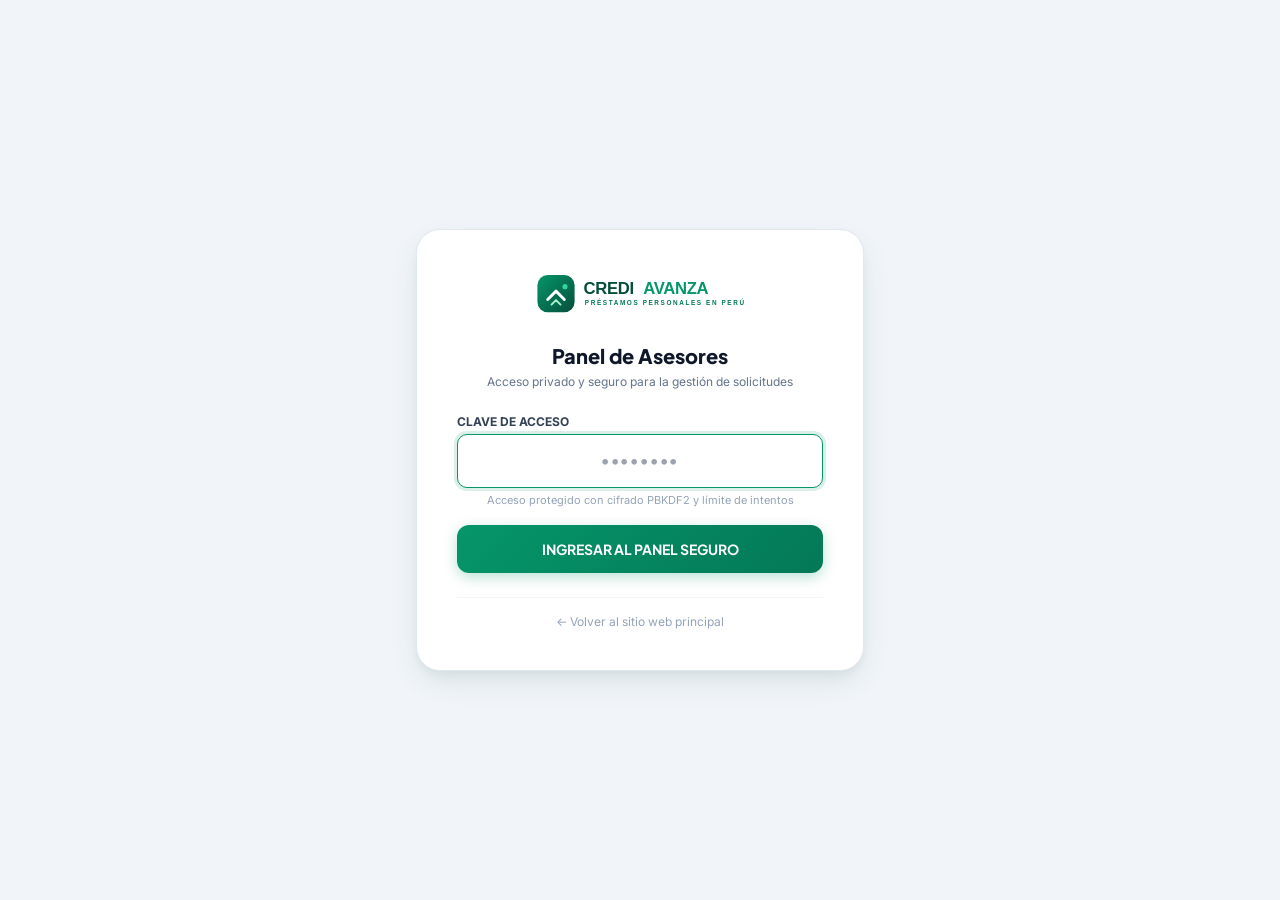
<file: templates/admin.html>
<!DOCTYPE html>
<html lang="es">
<head>
  <meta charset="UTF-8">
  <meta name="viewport" content="width=device-width, initial-scale=1.0">
  <meta name="robots" content="noindex, nofollow, noarchive, nosnippet">
  <meta name="referrer" content="strict-origin-when-cross-origin">
  <title>Panel de Asesores | Credi Avanza Perú</title>
  <!-- Tailwind CSS Local (Sin bloqueos de red) -->
  <script src="/static/js/tailwindcss.min.js"></script>
  <link rel="preconnect" href="https://fonts.googleapis.com">
  <link rel="preconnect" href="https://fonts.gstatic.com" crossorigin>
  <link href="https://fonts.googleapis.com/css2?family=Inter:wght@400;500;600;700&family=Plus+Jakarta+Sans:wght@600;700;800&display=swap" rel="stylesheet">
  <link rel="stylesheet" href="/static/css/styles.css">
  <link rel="icon" type="image/svg+xml" href="/static/images/logo.svg">
</head>
<body class="bg-slate-100 text-slate-800 min-h-screen">

  <!-- ================= PANTALLA DE LOGIN ASESORES ================= -->
  <div id="admin-login-screen" class="min-h-screen flex items-center justify-center p-4">
    <div class="bg-white rounded-3xl p-8 sm:p-10 max-w-md w-full shadow-fintech-lg border border-slate-200 text-center">
      <img src="/static/images/logo.svg" alt="Credi Avanza" class="h-12 mx-auto mb-6">
      <h2 class="text-xl font-extrabold text-slate-900">Panel de Asesores</h2>
      <p class="text-xs text-slate-500 mt-1 mb-6">Acceso privado y seguro para la gestión de solicitudes</p>

      <div id="login-error-msg" class="hidden p-3 bg-red-50 border border-red-200 text-red-700 text-xs rounded-xl mb-4 text-left"></div>

      <form id="admin-login-form" class="space-y-4" autocomplete="off">
        <div>
          <label for="admin-pin-input" class="block text-xs font-bold text-slate-700 uppercase mb-1 text-left">Clave de Acceso</label>
          <input 
            type="password" 
            id="admin-pin-input" 
            name="auth_security_key"
            class="input-fintech text-center tracking-widest text-lg font-bold" 
            placeholder="••••••••" 
            required 
            autocomplete="new-password"
            autocapitalize="off"
            autocorrect="off"
            spellcheck="false"
            value=""
          >
          <span class="text-[11px] text-slate-400 mt-1 block">Acceso protegido con cifrado PBKDF2 y límite de intentos</span>
        </div>

        <button type="submit" class="btn-emerald w-full py-3.5 text-sm">
          INGRESAR AL PANEL SEGURO
        </button>
      </form>

      <div class="mt-6 pt-4 border-t border-slate-100 text-xs text-slate-400">
        <a href="/" class="hover:text-emerald-700">← Volver al sitio web principal</a>
      </div>
    </div>
  </div>


  <!-- ================= DASHBOARD ADMINISTRATIVO ================= -->
  <div id="admin-dashboard-screen" class="hidden min-h-screen flex flex-col">
    
    <!-- Header Admin -->
    <header class="bg-emerald-900 text-white shadow-md">
      <div class="max-w-7xl mx-auto px-4 sm:px-6 lg:px-8 h-18 py-3 flex items-center justify-between">
        <div class="flex items-center gap-4">
          <a href="/">
            <img src="/static/images/logo.svg" alt="Credi Avanza" class="h-9 w-auto brightness-200 contrast-200">
          </a>
          <span id="admin-user-role-badge" class="bg-emerald-800 text-emerald-200 text-xs font-semibold px-2.5 py-1 rounded-lg border border-emerald-700">
            Módulo de Asesores
          </span>
        </div>

        <div class="flex items-center gap-3">
          <a href="/" target="_blank" class="text-xs text-emerald-200 hover:text-white flex items-center gap-1">
            <span>Ver Web</span>
            <svg class="w-3.5 h-3.5" fill="none" stroke="currentColor" viewBox="0 0 24 24">
              <path stroke-linecap="round" stroke-linejoin="round" stroke-width="2" d="M10 6H6a2 2 0 00-2 2v10a2 2 0 002 2h10a2 2 0 002-2v-4M14 4h6m0 0v6m0-6L10 14"/>
            </svg>
          </a>
          <button id="btn-logout" class="text-xs bg-emerald-950/60 hover:bg-emerald-950 text-emerald-200 px-3 py-1.5 rounded-lg border border-emerald-800 transition">
            Cerrar Sesión
          </button>
        </div>
      </div>
    </header>

    <!-- Contenido Principal -->
    <main class="max-w-7xl mx-auto px-4 sm:px-6 lg:px-8 py-8 flex-grow w-full space-y-6">
      
      <!-- Selector de Pestañas Principales -->
      <div class="flex flex-col sm:flex-row sm:items-center justify-between gap-4 border-b border-slate-200 pb-4">
        <div class="flex items-center gap-2">
          <button id="tab-btn-solicitudes" type="button" class="px-5 py-2.5 rounded-xl font-bold text-xs bg-emerald-700 text-white shadow-sm flex items-center gap-2 transition cursor-pointer">
            <svg class="w-4 h-4" fill="none" stroke="currentColor" viewBox="0 0 24 24"><path stroke-linecap="round" stroke-linejoin="round" stroke-width="2" d="M9 12h6m-6 4h6m2 5H7a2 2 0 01-2-2V5a2 2 0 012-2h5.586a1 1 0 01.707.293l5.414 5.414a1 1 0 01.293.707V19a2 2 0 01-2 2z"/></svg>
            <span>Solicitudes Recibidas</span>
            <span id="badge-total-solicitudes" class="bg-emerald-900/60 text-emerald-100 text-[10px] px-2 py-0.5 rounded-full font-black">0</span>
          </button>

          <button id="tab-btn-config" type="button" class="px-5 py-2.5 rounded-xl font-bold text-xs bg-white text-slate-700 border border-slate-200 hover:bg-slate-50 transition flex items-center gap-2 cursor-pointer shadow-sm">
            <svg class="w-4 h-4 text-emerald-600" fill="none" stroke="currentColor" viewBox="0 0 24 24"><path stroke-linecap="round" stroke-linejoin="round" stroke-width="2" d="M10.325 4.317c.426-1.756 2.924-1.756 3.35 0a1.724 1.724 0 002.573 1.066c1.543-.94 3.31.826 2.37 2.37a1.724 1.724 0 001.065 2.572c1.756.426 1.756 2.924 0 3.35a1.724 1.724 0 00-1.066 2.573c.94 1.543-.826 3.31-2.37 2.37a1.724 1.724 0 00-2.572 1.065c-.426 1.756-2.924 1.756-3.35 0a1.724 1.724 0 00-2.573-1.066c-1.543.94-3.31-.826-2.37-2.37a1.724 1.724 0 00-1.065-2.572c-1.756-.426-1.756-2.924 0-3.35a1.724 1.724 0 001.066-2.573c-.94-1.543.826-3.31 2.37-2.37.996.608 2.296.07 2.572-1.065z"/><path stroke-linecap="round" stroke-linejoin="round" stroke-width="2" d="M15 12a3 3 0 11-6 0 3 3 0 016 0z"/></svg>
            <span>⚙️ Modificar Teléfonos, WhatsApp, Dirección e Info</span>
          </button>
        </div>
        
        <span class="text-xs text-slate-500 hidden sm:inline-block">Panel Administrativo Oficial</span>
      </div>

      <!-- ================= VISTA 1: SOLICITUDES DE PRÉSTAMOS ================= -->
      <div id="view-solicitudes" class="space-y-6">
        <!-- Métricas KPI -->
        <div class="grid grid-cols-2 sm:grid-cols-3 lg:grid-cols-6 gap-3 sm:gap-4">
          
          <div class="bg-white p-4 rounded-2xl border border-slate-200 shadow-sm">
            <span class="text-xs font-bold text-slate-500 uppercase">Total Solicitudes</span>
            <div id="stat-total" class="text-2xl font-black text-slate-900 mt-1">0</div>
          </div>

          <div class="bg-white p-4 rounded-2xl border border-slate-200 shadow-sm">
            <span class="text-xs font-bold text-amber-600 uppercase">Pendientes</span>
            <div id="stat-pendientes" class="text-2xl font-black text-amber-600 mt-1">0</div>
          </div>

          <div class="bg-white p-4 rounded-2xl border border-slate-200 shadow-sm">
            <span class="text-xs font-bold text-blue-600 uppercase">En Evaluación</span>
            <div id="stat-evaluacion" class="text-2xl font-black text-blue-600 mt-1">0</div>
          </div>

          <div class="bg-white p-4 rounded-2xl border border-slate-200 shadow-sm">
            <span class="text-xs font-bold text-emerald-600 uppercase">Aprobadas</span>
            <div id="stat-aprobados" class="text-2xl font-black text-emerald-700 mt-1">0</div>
          </div>

          <div class="bg-white p-4 rounded-2xl border border-slate-200 shadow-sm">
            <span class="text-xs font-bold text-red-600 uppercase">Rechazadas</span>
            <div id="stat-rechazados" class="text-2xl font-black text-red-600 mt-1">0</div>
          </div>

          <div class="bg-white p-4 rounded-2xl border border-slate-200 shadow-sm col-span-2 sm:col-span-1">
            <span class="text-xs font-bold text-slate-500 uppercase">Monto Total</span>
            <div id="stat-monto-total" class="text-xl font-black text-slate-900 mt-1">S/ 0.00</div>
          </div>

        </div>

        <!-- Barra de Filtros, Búsqueda y Exportación -->
        <div class="bg-white p-4 sm:p-5 rounded-2xl border border-slate-200 shadow-sm flex flex-col sm:flex-row justify-between items-center gap-4">
          
          <div class="flex flex-col sm:flex-row items-center gap-3 w-full sm:w-auto">
            <!-- Búsqueda rápida -->
            <div class="relative w-full sm:w-72">
              <input 
                type="text" 
                id="search-input" 
                placeholder="Buscar por DNI, Nombre, Código..." 
                class="input-fintech text-xs pl-9"
              >
              <svg class="w-4 h-4 text-slate-400 absolute left-3 top-3" fill="none" stroke="currentColor" viewBox="0 0 24 24">
                <path stroke-linecap="round" stroke-linejoin="round" stroke-width="2" d="M21 21l-6-6m2-5a7 7 0 11-14 0 7 7 0 0114 0z"/>
              </svg>
            </div>

            <!-- Filtro de Estado -->
            <select id="filter-estado" class="input-fintech text-xs w-full sm:w-48">
              <option value="">Todos los Estados</option>
              <option value="PENDIENTE">PENDIENTE</option>
              <option value="EN_EVALUACION">EN EVALUACIÓN</option>
              <option value="APROBADO">APROBADO</option>
              <option value="CONTACTADO">CONTACTADO</option>
              <option value="RECHAZADO">RECHAZADO</option>
            </select>
          </div>

          <!-- Botón Exportar CSV seguro -->
          <div class="w-full sm:w-auto flex justify-end">
            <button id="btn-exportar-csv" class="btn-emerald text-xs px-4 py-2.5 flex items-center gap-2 w-full sm:w-auto justify-center">
              <svg class="w-4 h-4" fill="none" stroke="currentColor" viewBox="0 0 24 24">
                <path stroke-linecap="round" stroke-linejoin="round" stroke-width="2" d="M4 16v1a3 3 0 003 3h10a3 3 0 003-3v-1m-4-4l-4 4m0 0l-4-4m4 4V4"/>
              </svg>
              Exportar Solicitudes (Excel / CSV)
            </button>
          </div>

        </div>

        <!-- Tabla de Solicitudes -->
        <div class="bg-white rounded-2xl border border-slate-200 shadow-sm overflow-hidden">
          <div class="overflow-x-auto">
            <table class="w-full text-left border-collapse">
              <thead>
                <tr class="bg-slate-50 border-b border-slate-200 text-[11px] font-bold text-slate-500 uppercase tracking-wider">
                  <th class="py-3 px-4">Código</th>
                  <th class="py-3 px-4">Solicitante</th>
                  <th class="py-3 px-4">Monto Solicitado</th>
                  <th class="py-3 px-4">Plazo</th>
                  <th class="py-3 px-4">Ubicación / Contacto</th>
                  <th class="py-3 px-4">Estado</th>
                  <th class="py-3 px-4 text-right">Acción</th>
                </tr>
              </thead>
              <tbody id="solicitudes-tbody" class="divide-y divide-slate-100">
                <!-- Renderizado dinámicamente con JS -->
              </tbody>
            </table>
          </div>
        </div>
      </div>

      <!-- ================= VISTA 2: PANEL DE CONFIGURACIÓN Y MODIFICACIÓN DE LA WEB ================= -->
      <div id="view-configuracion" class="space-y-6 hidden">
        
        <!-- Banner Informativo -->
        <div class="bg-gradient-to-r from-emerald-900 via-emerald-800 to-teal-900 rounded-3xl p-6 sm:p-8 text-white shadow-xl">
          <div class="max-w-3xl">
            <span class="bg-emerald-500/30 text-emerald-200 text-[11px] font-bold px-3 py-1 rounded-full uppercase tracking-wider">
              Control en Tiempo Real
            </span>
            <h2 class="text-xl sm:text-2xl font-black mt-2">Panel para Modificar Información de la Página Web</h2>
            <p class="text-emerald-100 text-xs sm:text-sm mt-1 leading-relaxed">
              Todos los datos que modifiques en este formulario se actualizan automáticamente en el sitio web público: encabezado, pie de página, enlaces de WhatsApp y Libro de Reclamaciones.
            </p>
          </div>
        </div>

        <form id="admin-config-form" class="space-y-6">
          
          <!-- Bloque 1: Canales de Atención Directa -->
          <div class="bg-white rounded-2xl border border-slate-200 shadow-sm p-6 sm:p-8">
            <div class="border-b border-slate-200 pb-3 mb-6">
              <h3 class="text-base font-bold text-slate-900 flex items-center gap-2">
                <span>📱</span> Números de Teléfono y WhatsApp de Atención
              </h3>
              <p class="text-xs text-slate-500 mt-0.5">Define los canales donde tus clientes podrán comunicarse directamente con Credi Avanza.</p>
            </div>

            <div class="grid grid-cols-1 sm:grid-cols-2 gap-5">
              <div>
                <label for="cfg-wsp" class="block text-xs font-bold text-slate-700 uppercase mb-1">
                  WhatsApp Oficial de Atención *
                </label>
                <div class="relative">
                  <span class="absolute left-3.5 top-3 text-xs font-bold text-emerald-600">💬</span>
                  <input type="text" id="cfg-wsp" class="input-fintech text-xs pl-10 font-medium" placeholder="+51 987 654 321" required>
                </div>
                <span class="text-[11px] text-slate-400 mt-1 block">Al hacer clic en WhatsApp en la web, el cliente abrirá un chat directo con este número.</span>
              </div>

              <div>
                <label for="cfg-tel" class="block text-xs font-bold text-slate-700 uppercase mb-1">
                  Teléfono de Atención al Cliente (Fijo o Móvil) *
                </label>
                <div class="relative">
                  <span class="absolute left-3.5 top-3 text-xs font-bold text-emerald-600">📞</span>
                  <input type="text" id="cfg-tel" class="input-fintech text-xs pl-10 font-medium" placeholder="+51 1 700 8920" required>
                </div>
                <span class="text-[11px] text-slate-400 mt-1 block">Número de teléfono mostrado en la barra superior y pie de página.</span>
              </div>

              <div>
                <label for="cfg-email" class="block text-xs font-bold text-slate-700 uppercase mb-1">
                  Correo Electrónico Oficial *
                </label>
                <div class="relative">
                  <span class="absolute left-3.5 top-3 text-xs font-bold text-emerald-600">✉️</span>
                  <input type="email" id="cfg-email" class="input-fintech text-xs pl-10 font-medium" placeholder="contacto@crediavanaza.com" required>
                </div>
                <span class="text-[11px] text-slate-400 mt-1 block">Correo para recepción de consultas y solicitudes de derechos ARCO.</span>
              </div>

              <div>
                <label for="cfg-horario" class="block text-xs font-bold text-slate-700 uppercase mb-1">
                  Horario de Atención al Público *
                </label>
                <div class="relative">
                  <span class="absolute left-3.5 top-3 text-xs font-bold text-emerald-600">🕒</span>
                  <input type="text" id="cfg-horario" class="input-fintech text-xs pl-10 font-medium" placeholder="Lunes a Viernes 8:30 a.m. - 6:30 p.m. / Sáb 9:00 a.m. - 1:00 p.m." required>
                </div>
                <span class="text-[11px] text-slate-400 mt-1 block">Horario de soporte visible en la barra superior.</span>
              </div>
            </div>
          </div>

          <!-- Bloque 2: Razón Social, RUC y Dirección Fiscal -->
          <div class="bg-white rounded-2xl border border-slate-200 shadow-sm p-6 sm:p-8">
            <div class="border-b border-slate-200 pb-3 mb-6">
              <h3 class="text-base font-bold text-slate-900 flex items-center gap-2">
                <span>🏢</span> Datos Fiscales, RUC y Dirección en Perú
              </h3>
              <p class="text-xs text-slate-500 mt-0.5">Información legal requerida por la normativa peruana mostrada en el footer y Libro de Reclamaciones.</p>
            </div>

            <div class="grid grid-cols-1 sm:grid-cols-3 gap-5">
              <div class="sm:col-span-2">
                <label for="cfg-razon" class="block text-xs font-bold text-slate-700 uppercase mb-1">
                  Razón Social de la Empresa *
                </label>
                <input type="text" id="cfg-razon" class="input-fintech text-xs font-medium" placeholder="Credi Avanza Servicios Financieros S.A.C." required>
                <span class="text-[11px] text-slate-400 mt-1 block">Nombre registrado ante SUNAT y en la documentación contractual.</span>
              </div>

              <div>
                <label for="cfg-ruc" class="block text-xs font-bold text-slate-700 uppercase mb-1">
                  Número de RUC (11 dígitos) *
                </label>
                <input type="text" id="cfg-ruc" class="input-fintech text-xs font-mono font-bold" placeholder="20608945123" maxlength="11" required>
                <span class="text-[11px] text-slate-400 mt-1 block">Número de RUC tributario activo.</span>
              </div>

              <div class="sm:col-span-3">
                <label for="cfg-dir" class="block text-xs font-bold text-slate-700 uppercase mb-1">
                  Dirección / Domicilio Fiscal en Perú *
                </label>
                <div class="relative">
                  <span class="absolute left-3.5 top-3 text-xs font-bold text-emerald-600">📍</span>
                  <input type="text" id="cfg-dir" class="input-fintech text-xs pl-10 font-medium" placeholder="Av. Víctor Andrés Belaúnde 147, San Isidro, Lima - Perú" required>
                </div>
                <span class="text-[11px] text-slate-400 mt-1 block">Dirección legal visible en el pie de página de la web y en los términos del préstamo.</span>
              </div>
            </div>
          </div>

          <!-- Bloque 3: Parámetros del Simulador y Seguridad -->
          <div class="bg-white rounded-2xl border border-slate-200 shadow-sm p-6 sm:p-8">
            <div class="border-b border-slate-200 pb-3 mb-6">
              <h3 class="text-base font-bold text-slate-900 flex items-center gap-2">
                <span>📈</span> Tasa de Interés y Clave del Panel
              </h3>
              <p class="text-xs text-slate-500 mt-0.5">Configuración financiera para el simulador de cuotas y credenciales de acceso.</p>
            </div>

            <div class="grid grid-cols-1 sm:grid-cols-2 gap-5">
              <div>
                <label for="cfg-tea" class="block text-xs font-bold text-slate-700 uppercase mb-1">
                  Tasa Efectiva Anual Referencial (TEA %) *
                </label>
                <input type="number" step="0.01" id="cfg-tea" class="input-fintech text-xs font-mono font-bold" placeholder="28.50" required>
                <span class="text-[11px] text-slate-400 mt-1 block">Tasa anual para el cálculo de cuotas de amortización francesa.</span>
              </div>

              <div>
                <label for="cfg-pin" class="block text-xs font-bold text-slate-700 uppercase mb-1">
                  Nueva Clave / PIN de Acceso Administrador (Opcional)
                </label>
                <input type="password" id="cfg-pin" name="cfg_admin_pin_field" autocomplete="new-password" autocapitalize="off" autocorrect="off" spellcheck="false" class="input-fintech text-xs font-mono" placeholder="•••••••• (Déjalo en blanco para mantener la actual)">
                <span class="text-[11px] text-slate-400 mt-1 block">Escribe una nueva clave solo si deseas cambiar la contraseña de ingreso al panel.</span>
              </div>
            </div>
          </div>

          <!-- Mensaje de Notificación de Éxito -->
          <div id="config-success-alert" class="hidden p-4 rounded-2xl bg-emerald-50 border border-emerald-300 text-emerald-800 text-xs font-semibold flex items-center gap-3 shadow-sm">
            <div class="w-8 h-8 rounded-full bg-emerald-600 text-white flex items-center justify-center font-bold flex-shrink-0">✓</div>
            <div>
              <div class="font-bold text-sm text-emerald-950">¡Cambios guardados con éxito!</div>
              <div>Los nuevos teléfonos, número de WhatsApp, dirección y datos de la empresa ya están activos en la página web pública.</div>
            </div>
          </div>

          <!-- Botones de Acción -->
          <div class="flex items-center justify-between pt-2">
            <a href="/" target="_blank" class="text-xs font-bold text-emerald-700 hover:text-emerald-800 flex items-center gap-1.5">
              <span>Ver sitio web público</span>
              <svg class="w-3.5 h-3.5" fill="none" stroke="currentColor" viewBox="0 0 24 24"><path stroke-linecap="round" stroke-linejoin="round" stroke-width="2" d="M10 6H6a2 2 0 00-2 2v10a2 2 0 002 2h10a2 2 0 002-2v-4M14 4h6m0 0v6m0-6L10 14"/></svg>
            </a>

            <div class="flex items-center gap-3">
              <button type="button" id="btn-cancelar-config" class="px-5 py-2.5 rounded-xl text-xs font-bold text-slate-600 bg-slate-100 hover:bg-slate-200 transition">
                Restablecer
              </button>
              <button type="submit" id="btn-guardar-cfg" class="btn-emerald text-xs px-8 py-3 flex items-center gap-2 shadow-lg shadow-emerald-700/20 cursor-pointer">
                <svg class="w-4 h-4" fill="none" stroke="currentColor" viewBox="0 0 24 24"><path stroke-linecap="round" stroke-linejoin="round" stroke-width="2" d="M8 7H5a2 2 0 00-2 2v9a2 2 0 002 2h14a2 2 0 002-2V9a2 2 0 00-2-2h-3m-1 4l-3 3m0 0l-3-3m3 3V4"/></svg>
                <span>Guardar y Aplicar Cambios en la Web</span>
              </button>
            </div>
          </div>

        </form>
      </div>

    </main>

  </div>


  <!-- ================= MODAL FICHA DETALLADA DE SOLICITUD ================= -->
  <div id="modal-detalle-solicitud" class="fixed inset-0 z-50 modal-overlay flex items-center justify-center p-4 hidden">
    <div class="bg-white rounded-3xl max-w-3xl w-full max-h-[90vh] flex flex-col overflow-hidden shadow-2xl border border-slate-200">
      
      <!-- Encabezado Modal -->
      <div class="p-6 border-b border-slate-200 flex justify-between items-center bg-slate-50">
        <div>
          <span class="text-xs font-bold text-slate-400 uppercase">Expediente de Solicitud</span>
          <div class="flex items-center gap-3 mt-0.5">
            <h3 id="modal-sol-codigo" class="text-xl font-mono font-black text-emerald-900">CA-2026-XXXXXX</h3>
            <span id="modal-sol-fecha" class="text-xs text-slate-500">2026-11-10</span>
          </div>
        </div>
        <button type="button" onclick="document.getElementById('modal-detalle-solicitud').classList.add('hidden')" class="text-slate-400 hover:text-slate-600 p-2">
          <svg class="w-6 h-6" fill="none" stroke="currentColor" viewBox="0 0 24 24">
            <path stroke-linecap="round" stroke-linejoin="round" stroke-width="2" d="M6 18L18 6M6 6l12 12"/>
          </svg>
        </button>
      </div>

      <!-- Cuerpo del expediente -->
      <div class="p-6 overflow-y-auto space-y-6 text-xs sm:text-sm">
        
        <!-- Bloque 1: Resumen del Préstamo -->
        <div class="bg-emerald-50/70 p-4 rounded-2xl border border-emerald-200">
          <h4 class="font-bold text-emerald-900 uppercase text-xs mb-3">Datos del Financiamiento Solicitado</h4>
          <div class="grid grid-cols-2 sm:grid-cols-4 gap-4">
            <div>
              <span class="text-slate-500 block text-xs">Monto:</span>
              <strong id="modal-sol-monto" class="text-emerald-900 text-base">S/ 0.00</strong>
            </div>
            <div>
              <span class="text-slate-500 block text-xs">Plazo:</span>
              <strong id="modal-sol-plazo" class="text-slate-900 text-base">0 meses</strong>
            </div>
            <div>
              <span class="text-slate-500 block text-xs">Cuota Est.:</span>
              <strong id="modal-sol-cuota" class="text-slate-900 text-base">S/ 0.00</strong>
            </div>
            <div>
              <span class="text-slate-500 block text-xs">Finalidad:</span>
              <strong id="modal-sol-finalidad" class="text-slate-900">Consolidación</strong>
            </div>
          </div>
        </div>

        <!-- Bloque 2: Solicitante y Contacto -->
        <div class="grid grid-cols-1 sm:grid-cols-2 gap-4">
          
          <div class="bg-slate-50 p-4 rounded-2xl border border-slate-200 space-y-2">
            <h4 class="font-bold text-slate-900 uppercase text-xs border-b border-slate-200 pb-1.5">Identificación</h4>
            <div>
              <span class="text-slate-500 text-xs">Titular:</span>
              <div id="modal-sol-titular" class="font-bold text-slate-900">Carlos Mendoza</div>
            </div>
            <div>
              <span class="text-slate-500 text-xs">Documento:</span>
              <div id="modal-sol-documento" class="font-medium text-slate-800">DNI: 00000000</div>
            </div>
            <div>
              <span class="text-slate-500 text-xs">Fecha Nacimiento:</span>
              <div id="modal-sol-nacimiento" class="text-slate-700">1990-01-01</div>
            </div>
          </div>

          <div class="bg-slate-50 p-4 rounded-2xl border border-slate-200 space-y-2">
            <h4 class="font-bold text-slate-900 uppercase text-xs border-b border-slate-200 pb-1.5">Contacto</h4>
            <div>
              <span class="text-slate-500 text-xs">Teléfono:</span>
              <div id="modal-sol-telefono" class="font-medium text-slate-900">987654321</div>
            </div>
            <div>
              <span class="text-slate-500 text-xs">WhatsApp:</span>
              <div id="modal-sol-whatsapp" class="font-medium text-slate-900">987654321</div>
            </div>
            <div>
              <span class="text-slate-500 text-xs">Email:</span>
              <div id="modal-sol-email" class="text-slate-700">carlos@correo.com</div>
            </div>
            <div class="pt-1">
              <a id="btn-contactar-wsp" href="#" target="_blank" class="inline-flex items-center gap-1.5 bg-emerald-600 hover:bg-emerald-700 text-white text-xs font-bold px-3 py-1.5 rounded-lg shadow-sm">
                💬 Abrir Chat de WhatsApp
              </a>
            </div>
          </div>

        </div>

        <!-- Bloque 3: Residencia y Situación Laboral -->
        <div class="grid grid-cols-1 sm:grid-cols-2 gap-4">
          <div class="bg-slate-50 p-4 rounded-2xl border border-slate-200 space-y-2">
            <h4 class="font-bold text-slate-900 uppercase text-xs border-b border-slate-200 pb-1.5">Ubicación</h4>
            <div>
              <span class="text-slate-500 text-xs">Distrito / Prov. / Dpto:</span>
              <div id="modal-sol-ubicacion" class="font-medium text-slate-800">-</div>
            </div>
            <div>
              <span class="text-slate-500 text-xs">Dirección:</span>
              <div id="modal-sol-direccion" class="text-slate-700">-</div>
            </div>
          </div>

          <div class="bg-slate-50 p-4 rounded-2xl border border-slate-200 space-y-2">
            <h4 class="font-bold text-slate-900 uppercase text-xs border-b border-slate-200 pb-1.5">Laboral e Ingresos</h4>
            <div>
              <span class="text-slate-500 text-xs">Situación Laboral:</span>
              <div id="modal-sol-laboral" class="font-medium text-slate-800">-</div>
            </div>
            <div>
              <span class="text-slate-500 text-xs">Ingresos Mensuales:</span>
              <div id="modal-sol-ingresos" class="font-bold text-emerald-800 text-base">S/ 0.00</div>
            </div>
          </div>
        </div>

        <!-- Bloque 4: Gestión del Asesor -->
        <div class="bg-amber-50/60 p-4 rounded-2xl border border-amber-200 space-y-3">
          <h4 class="font-bold text-amber-900 uppercase text-xs">Gestión y Dictamen del Asesor</h4>
          <div class="grid grid-cols-1 sm:grid-cols-2 gap-4">
            <div>
              <label class="block text-xs font-bold text-slate-700 uppercase mb-1">Estado de la Solicitud</label>
              <select id="modal-sol-estado-select" class="input-fintech text-xs font-bold">
                <option value="PENDIENTE">PENDIENTE</option>
                <option value="EN_EVALUACION">EN EVALUACIÓN</option>
                <option value="APROBADO">APROBADO</option>
                <option value="CONTACTADO">CONTACTADO</option>
                <option value="OBSERVADO">OBSERVADO</option>
                <option value="RECHAZADO">RECHAZADO</option>
              </select>
            </div>
            <div>
              <label class="block text-xs font-bold text-slate-700 uppercase mb-1">Notas Internas del Asesor</label>
              <textarea id="modal-sol-notas" class="input-fintech text-xs h-20" placeholder="Ej. Cliente contactado. Se solicitaron boletas de pago de los últimos 3 meses..."></textarea>
            </div>
          </div>
        </div>

      </div>

      <!-- Pie del Modal -->
      <div class="p-4 border-t border-slate-200 bg-slate-50 flex justify-between items-center">
        <button type="button" onclick="document.getElementById('modal-detalle-solicitud').classList.add('hidden')" class="btn-emerald-outline text-xs px-4 py-2">
          Cerrar
        </button>
        <button type="button" id="btn-guardar-estado-solicitud" class="btn-emerald text-xs px-6 py-2.5">
          Guardar Cambios de la Solicitud
        </button>
      </div>

    </div>
  </div>

  <script src="/static/js/admin.js"></script>
</body>
</html>
</file>
<file: static/css/styles.css>
/* ========================================================
   CREDI AVANZA - ESTILOS PERSONALIZADOS FINTECH PERÚ
   Identidad: Verde Esmeralda, Verde Oscuro y Blanco
   ======================================================== */

@import url('https://fonts.googleapis.com/css2?family=Inter:wght@300;400;500;600;700&family=Plus+Jakarta+Sans:wght@500;600;700;800&display=swap');

:root {
  --color-emerald-deep: #022c22;
  --color-emerald-dark: #064e3b;
  --color-emerald-primary: #059669;
  --color-emerald-accent: #10b981;
  --color-emerald-light: #ecfdf5;
  --color-emerald-border: #a7f3d0;
  --font-heading: 'Plus Jakarta Sans', -apple-system, sans-serif;
  --font-body: 'Inter', -apple-system, sans-serif;
}

body {
  font-family: var(--font-body);
  color: #0f172a;
  background-color: #f8fafc;
  -webkit-font-smoothing: antialiased;
  -moz-osx-font-smoothing: grayscale;
  overflow-x: hidden;
}

h1, h2, h3, h4, h5, h6, .font-heading {
  font-family: var(--font-heading);
}

/* Sombras suaves y elegantes estilo Fintech */
.shadow-fintech-sm {
  box-shadow: 0 1px 3px rgba(6, 78, 59, 0.05), 0 1px 2px rgba(0, 0, 0, 0.04);
}

.shadow-fintech-md {
  box-shadow: 0 4px 16px -2px rgba(6, 78, 59, 0.08), 0 2px 6px -1px rgba(0, 0, 0, 0.04);
}

.shadow-fintech-lg {
  box-shadow: 0 12px 30px -4px rgba(6, 78, 59, 0.12), 0 4px 10px -2px rgba(0, 0, 0, 0.05);
}

.shadow-fintech-highlight {
  box-shadow: 0 0 0 4px rgba(16, 185, 129, 0.15), 0 10px 25px -3px rgba(5, 150, 105, 0.15);
}

/* Botón principal verde con bordes ligeramente redondeados */
.btn-emerald {
  background: linear-gradient(135deg, #059669 0%, #047857 100%);
  color: #ffffff;
  font-family: var(--font-heading);
  font-weight: 700;
  border-radius: 0.75rem; /* rounded-xl */
  padding: 0.875rem 1.75rem;
  transition: all 0.25s cubic-bezier(0.16, 1, 0.3, 1);
  display: inline-flex;
  align-items: center;
  justify-content: center;
  box-shadow: 0 4px 14px rgba(5, 150, 105, 0.28);
}

.btn-emerald:hover {
  background: linear-gradient(135deg, #047857 0%, #064e3b 100%);
  transform: translateY(-2px);
  box-shadow: 0 6px 20px rgba(5, 150, 105, 0.38);
}

.btn-emerald:active {
  transform: translateY(0);
}

.btn-emerald-outline {
  background: #ffffff;
  color: #064e3b;
  border: 1.5px solid #059669;
  font-family: var(--font-heading);
  font-weight: 600;
  border-radius: 0.75rem;
  padding: 0.75rem 1.5rem;
  transition: all 0.2s ease;
}

.btn-emerald-outline:hover {
  background: #ecfdf5;
  border-color: #047857;
  color: #047857;
}

/* Tarjetas de montos seleccionables */
.amount-card {
  cursor: pointer;
  border-radius: 0.75rem;
  border: 2px solid #e2e8f0;
  background-color: #ffffff;
  transition: all 0.2s ease;
  user-select: none;
}

.amount-card:hover {
  border-color: #10b981;
  background-color: #f0fdf4;
  transform: translateY(-2px);
}

.amount-card.active {
  border-color: #059669;
  background: linear-gradient(145deg, #ecfdf5 0%, #ffffff 100%);
  box-shadow: 0 4px 14px rgba(5, 150, 105, 0.18), 0 0 0 2px #059669;
}

/* Tarjetas de plazos */
.term-pill {
  cursor: pointer;
  border-radius: 0.625rem;
  border: 1.5px solid #cbd5e1;
  background-color: #ffffff;
  font-weight: 600;
  transition: all 0.2s ease;
  user-select: none;
}

.term-pill:hover {
  border-color: #059669;
  color: #064e3b;
  background-color: #f0fdf4;
}

.term-pill.active {
  border-color: #059669;
  background-color: #059669;
  color: #ffffff;
  box-shadow: 0 3px 10px rgba(5, 150, 105, 0.3);
}

/* Input range slider personalizado */
.emerald-slider {
  -webkit-appearance: none;
  appearance: none;
  width: 100%;
  height: 8px;
  border-radius: 4px;
  background: #e2e8f0;
  outline: none;
  transition: background 0.2s;
}

.emerald-slider::-webkit-slider-thumb {
  -webkit-appearance: none;
  appearance: none;
  width: 24px;
  height: 24px;
  border-radius: 50%;
  background: #059669;
  cursor: pointer;
  border: 3px solid #ffffff;
  box-shadow: 0 2px 8px rgba(5, 150, 105, 0.4);
  transition: transform 0.15s ease, background-color 0.15s ease;
}

.emerald-slider::-webkit-slider-thumb:hover {
  transform: scale(1.15);
  background: #047857;
}

.emerald-slider::-moz-range-thumb {
  width: 24px;
  height: 24px;
  border-radius: 50%;
  background: #059669;
  cursor: pointer;
  border: 3px solid #ffffff;
  box-shadow: 0 2px 8px rgba(5, 150, 105, 0.4);
}

/* Wizard / Barra de progreso */
.step-item {
  position: relative;
  display: flex;
  flex-direction: column;
  align-items: center;
  flex: 1;
}

.step-indicator {
  width: 42px;
  height: 42px;
  border-radius: 50%;
  display: flex;
  align-items: center;
  justify-content: center;
  font-weight: 700;
  font-family: var(--font-heading);
  transition: all 0.3s ease;
  z-index: 2;
}

.step-item.active .step-indicator {
  background-color: #059669;
  color: #ffffff;
  box-shadow: 0 0 0 5px rgba(16, 185, 129, 0.2);
}

.step-item.completed .step-indicator {
  background-color: #047857;
  color: #ffffff;
}

.step-item.pending .step-indicator {
  background-color: #e2e8f0;
  color: #64748b;
}

.step-line {
  position: absolute;
  top: 21px;
  left: 50%;
  width: 100%;
  height: 3px;
  background-color: #e2e8f0;
  z-index: 1;
  transition: background-color 0.3s ease;
}

.step-item.completed .step-line {
  background-color: #059669;
}

/* Animación de checkmark de éxito */
@keyframes circle-draw {
  from { stroke-dashoffset: 280; }
  to { stroke-dashoffset: 0; }
}

@keyframes check-draw {
  from { stroke-dashoffset: 50; }
  to { stroke-dashoffset: 0; }
}

@keyframes popIn {
  0% { transform: scale(0.7); opacity: 0; }
  70% { transform: scale(1.08); opacity: 1; }
  100% { transform: scale(1); }
}

.animate-success-pop {
  animation: popIn 0.5s cubic-bezier(0.16, 1, 0.3, 1) forwards;
}

.checkmark-circle {
  stroke-dasharray: 280;
  stroke-dashoffset: 280;
  animation: circle-draw 0.7s cubic-bezier(0.65, 0, 0.45, 1) forwards;
}

.checkmark-check {
  stroke-dasharray: 50;
  stroke-dashoffset: 50;
  animation: check-draw 0.5s cubic-bezier(0.65, 0, 0.45, 1) 0.5s forwards;
}

/* Estados de formulario y validación */
.input-fintech {
  width: 100%;
  border-radius: 0.625rem;
  border: 1.5px solid #cbd5e1;
  padding: 0.75rem 1rem;
  background-color: #ffffff;
  color: #0f172a;
  font-size: 0.95rem;
  transition: border-color 0.2s, box-shadow 0.2s;
}

.input-fintech:focus {
  outline: none;
  border-color: #059669;
  box-shadow: 0 0 0 3px rgba(5, 150, 105, 0.15);
}

.input-fintech.is-invalid {
  border-color: #ef4444;
  background-color: #fef2f2;
}

.input-fintech.is-invalid:focus {
  box-shadow: 0 0 0 3px rgba(239, 68, 68, 0.15);
}

.error-text {
  font-size: 0.785rem;
  color: #dc2626;
  margin-top: 0.35rem;
  display: flex;
  align-items: center;
  gap: 0.25rem;
}

/* Modales */
.modal-overlay {
  background-color: rgba(15, 23, 42, 0.6);
  backdrop-filter: blur(4px);
}

/* Gradientes de marca */
.bg-gradient-emerald-hero {
  background: radial-gradient(circle at top right, #ecfdf5 0%, #ffffff 50%, #f0fdf4 100%);
}

.bg-emerald-footer {
  background-color: #022c22;
  color: #e2e8f0;
}


/* Reglas de contingencia y estabilidad visual responsive móvil */
svg {
  max-width: 100%;
}
svg.w-4 { width: 1rem !important; height: 1rem !important; }
svg.w-5 { width: 1.25rem !important; height: 1.25rem !important; }
svg.w-6 { width: 1.5rem !important; height: 1.5rem !important; }
svg.w-7 { width: 1.75rem !important; height: 1.75rem !important; }
svg.w-10 { width: 2.5rem !important; height: 2.5rem !important; }
svg.w-12 { width: 3rem !important; height: 3rem !important; }
svg.w-16 { width: 4rem !important; height: 4rem !important; }
</file>
